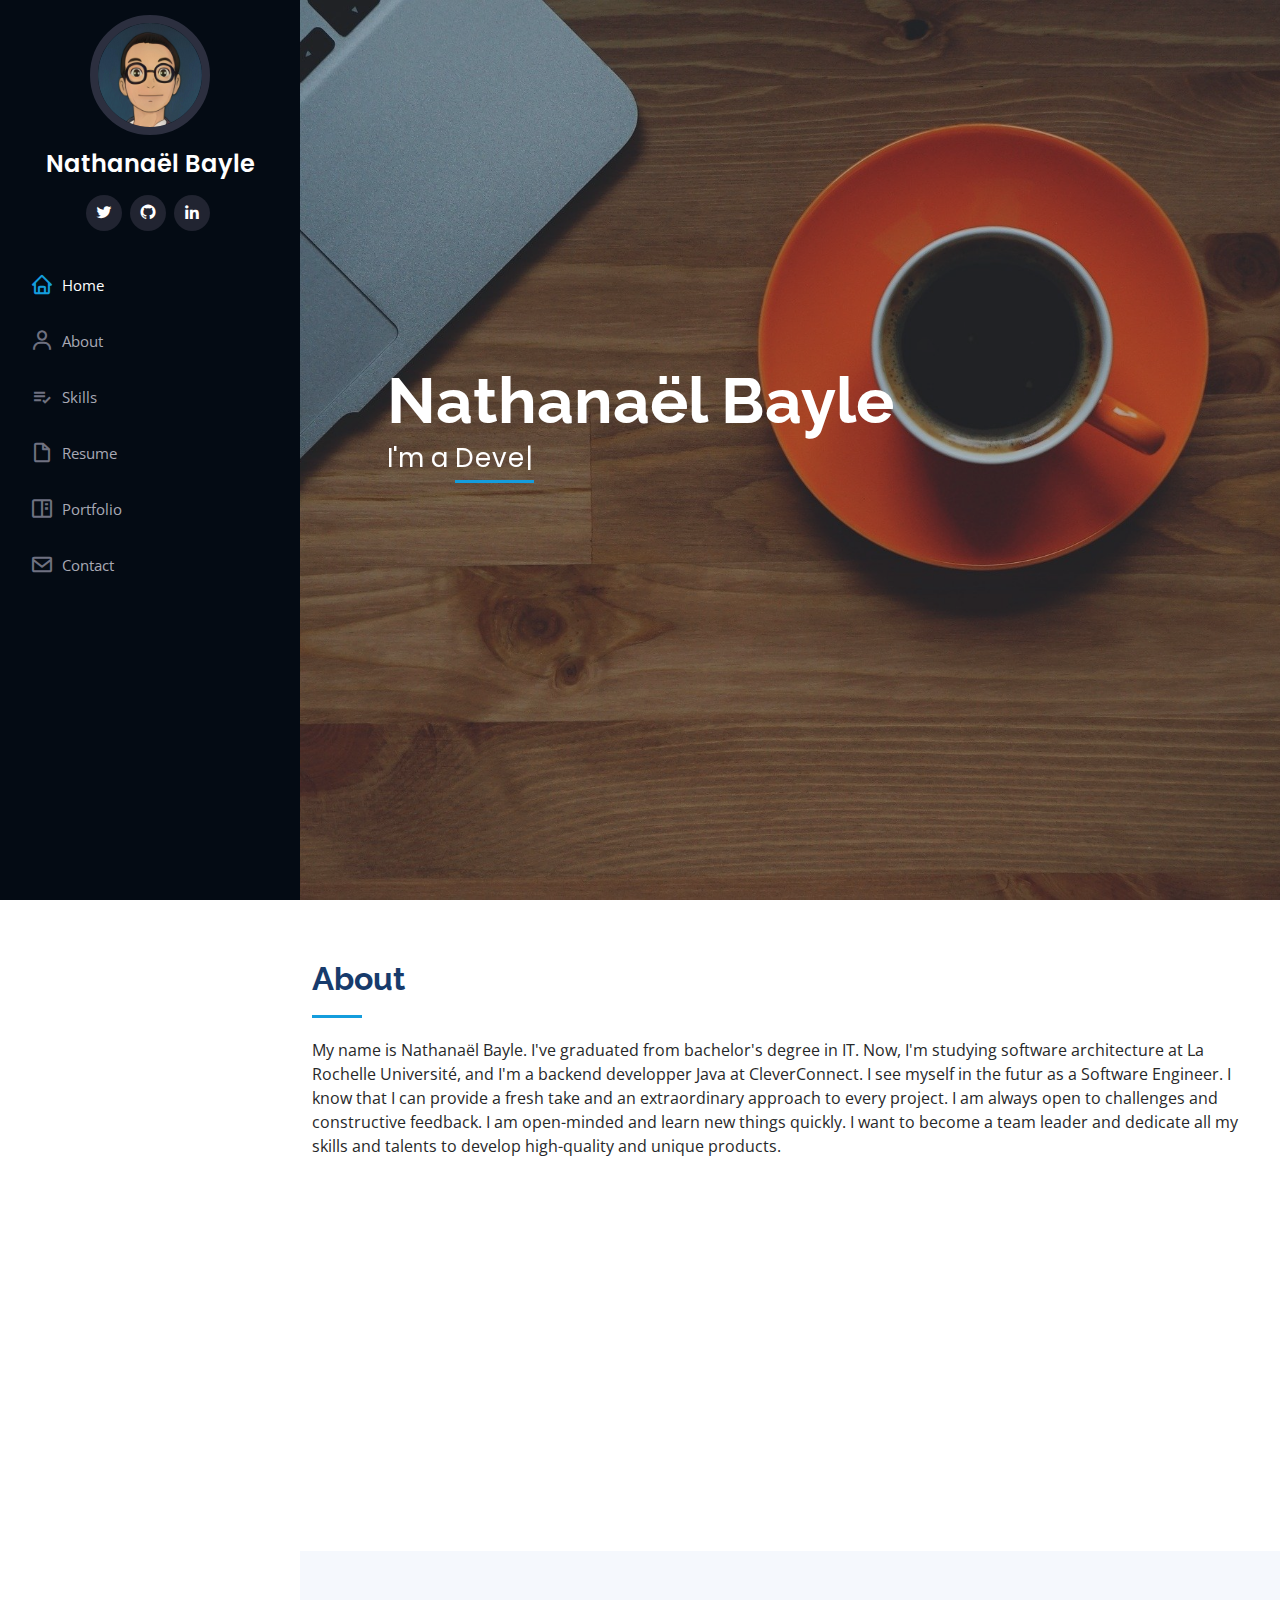
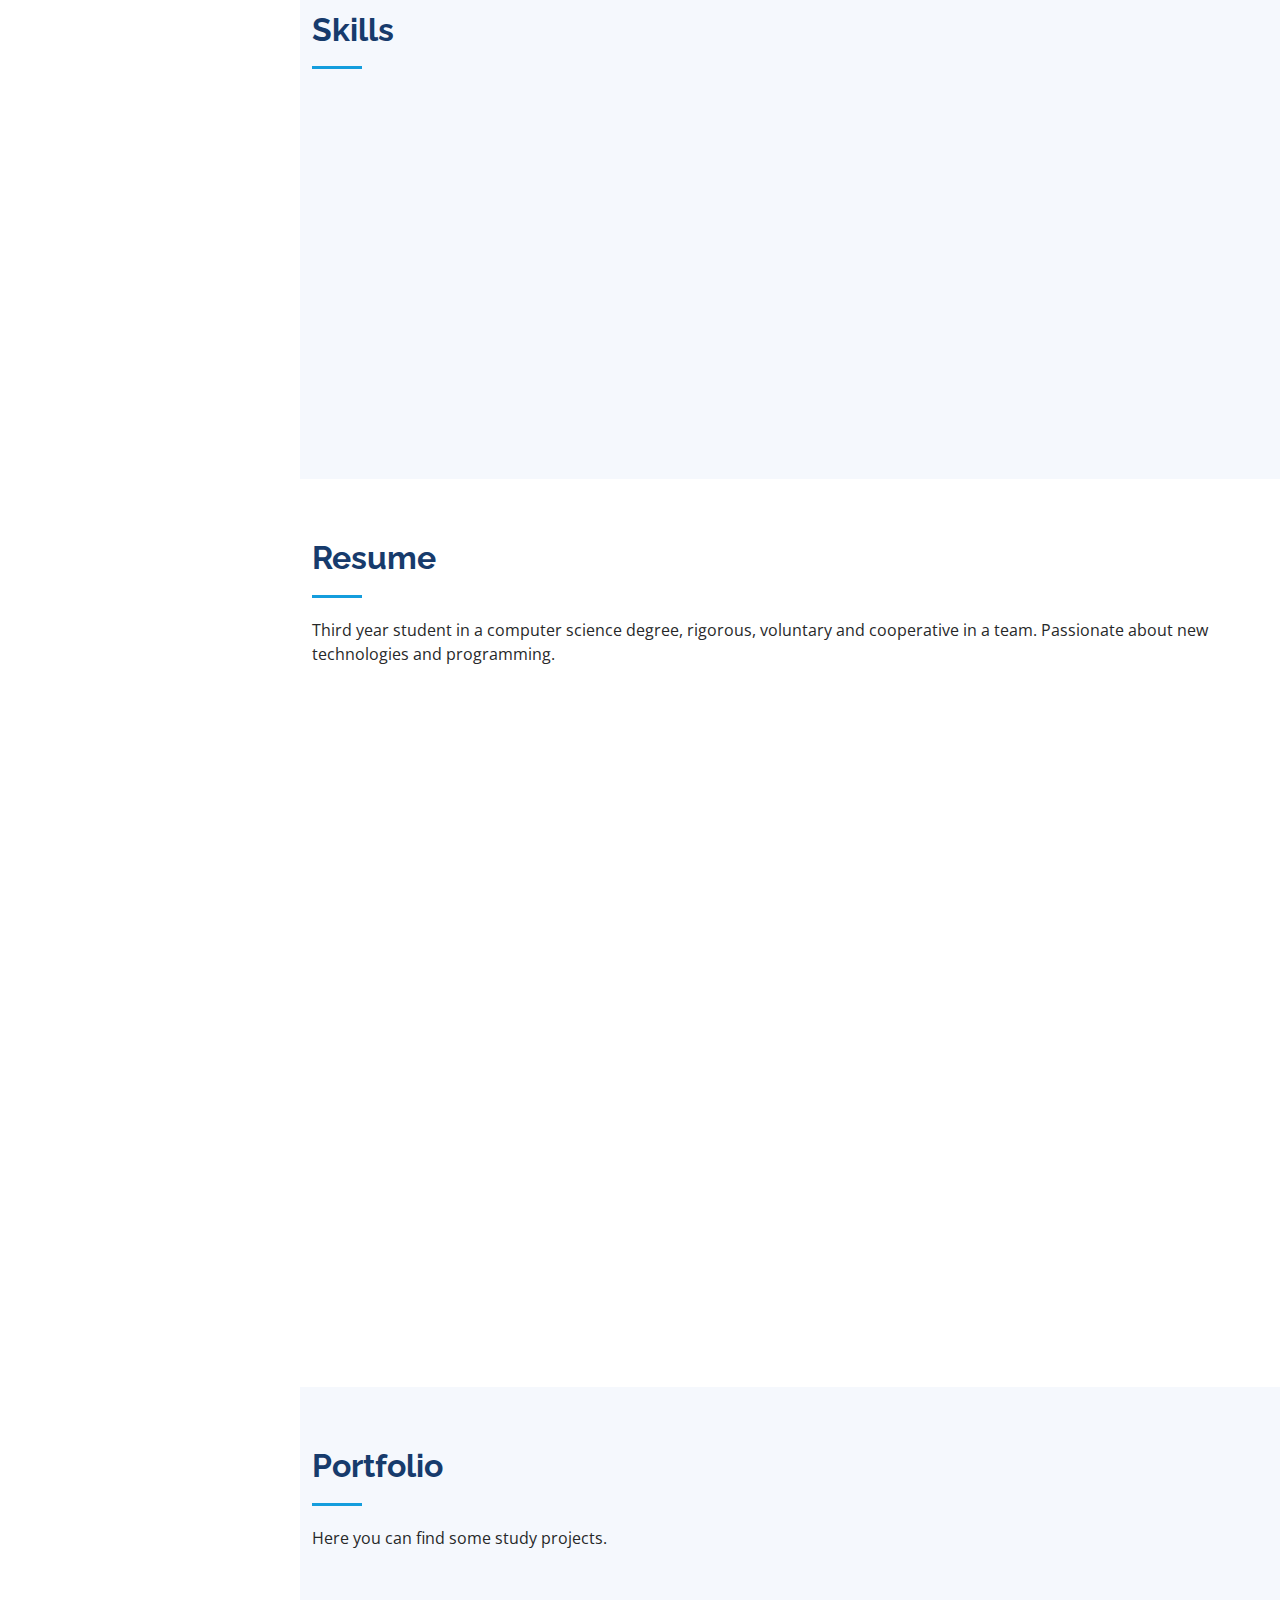
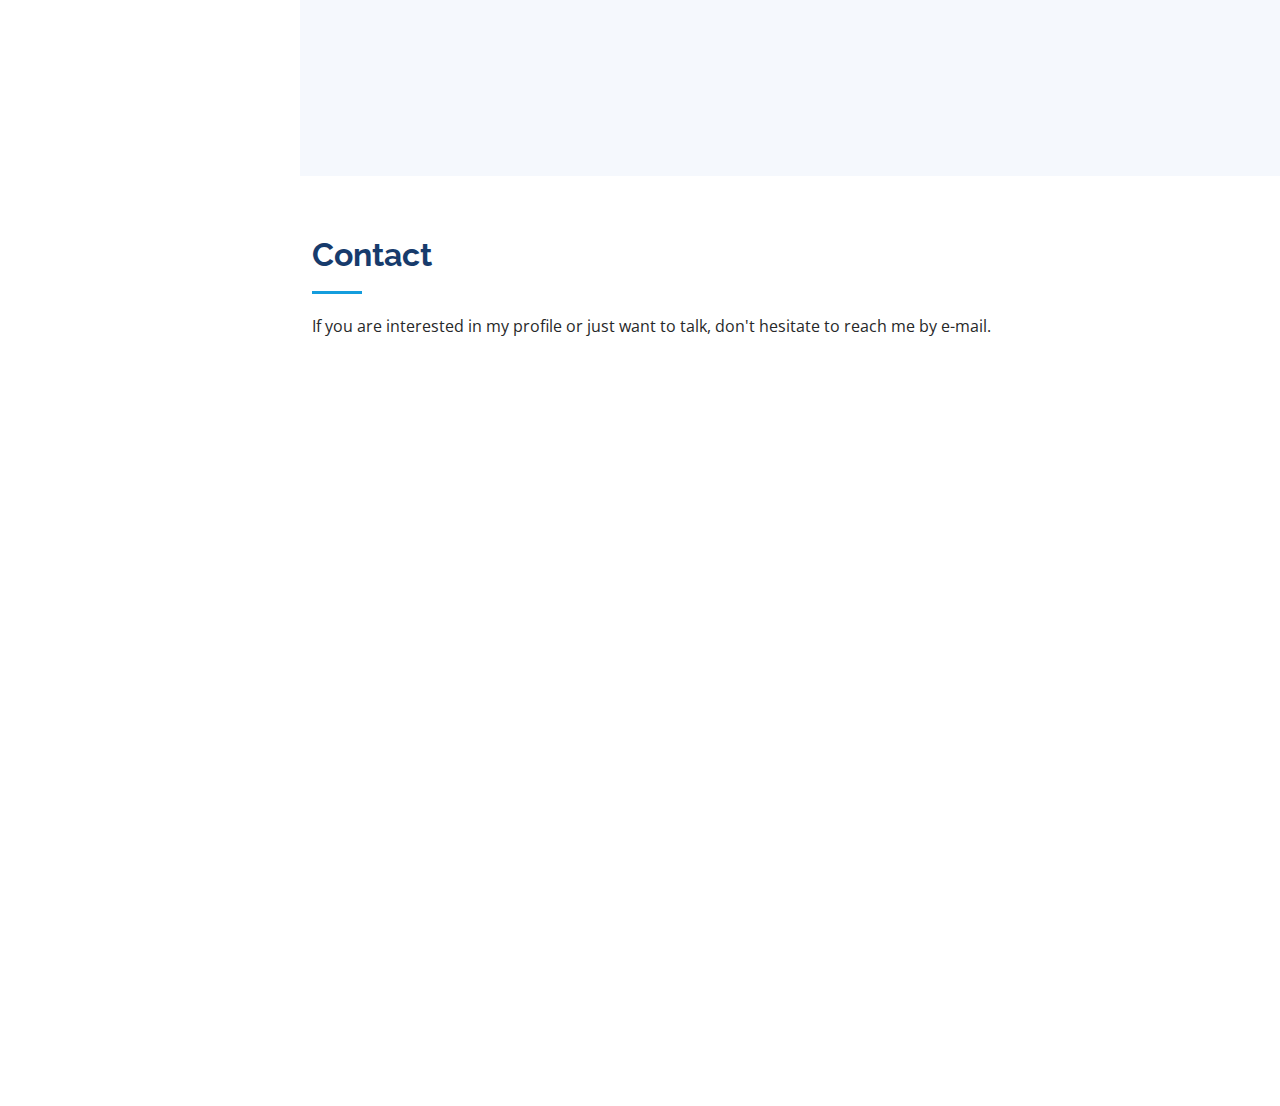
<file: index.html>
<!DOCTYPE html>
<html lang="en">

<head>
  <meta charset="utf-8">
  <meta content="width=device-width, initial-scale=1.0" name="viewport">
  <meta name="google-site-verification" content="KAlhAjDH96LgGq2QqBPxAzMohLzRq52JScmOXPBcFWo" />
  <title>Home</title>
  <meta content="" name="description">
  <meta content="" name="keywords">

  <!-- Favicons -->
  <link href="assets/img/favicon.png" rel="icon">

  <!-- Google Fonts -->
  <link href="https://fonts.googleapis.com/css?family=Open+Sans:300,300i,400,400i,600,600i,700,700i|Raleway:300,300i,400,400i,500,500i,600,600i,700,700i|Poppins:300,300i,400,400i,500,500i,600,600i,700,700i" rel="stylesheet">

  <!-- Vendor CSS Files -->
  <link href="assets/vendor/aos/aos.css" rel="stylesheet">
  <link href="assets/vendor/bootstrap/css/bootstrap.min.css" rel="stylesheet">
  <link href="assets/vendor/bootstrap-icons/bootstrap-icons.css" rel="stylesheet">
  <link href="assets/vendor/boxicons/css/boxicons.min.css" rel="stylesheet">
  <link href="assets/vendor/glightbox/css/glightbox.min.css" rel="stylesheet">
  <link href="assets/vendor/swiper/swiper-bundle.min.css" rel="stylesheet">

  <!-- Template Main CSS File -->
  <link href="assets/css/style.css" rel="stylesheet">
</head>

<body>

  <!-- ======= Mobile nav toggle button ======= -->
  <i class="bi bi-list mobile-nav-toggle d-xl-none"></i>

  <!-- ======= Header ======= -->
  <header id="header">
    <div class="d-flex flex-column">

      <div class="profile">
        <img src="assets/img/nat_ghibli.png" alt="" class="img-fluid rounded-circle">
        <h1 class="text-light"><a href="index.html">Nathanaël Bayle</a></h1>
        <div class="social-links mt-3 text-center">
          <a href="https://twitter.com/nathanaelbayle" class="twitter"><i class="bx bxl-twitter"></i></a>
          <a href="https://github.com/nathanaelbayle" class="github"><i class="bx bxl-github"></i></a>
          <a href="https://www.linkedin.com/in/nathanael-bayle/" class="linkedin"><i class="bx bxl-linkedin"></i></a>
        </div>
      </div>

      <nav id="navbar" class="nav-menu navbar">
        <ul>
          <li><a href="#hero" class="nav-link scrollto active"><i class="bx bx-home"></i> <span>Home</span></a></li>
          <li><a href="#about" class="nav-link scrollto"><i class="bx bx-user"></i> <span>About</span></a></li>
          <li><a href="#skills" class="nav-link scrollto"><i class="bx bx-list-check"></i> <span>Skills</span></a></li>
          <li><a href="#resume" class="nav-link scrollto"><i class="bx bx-file-blank"></i> <span>Resume</span></a></li>
          <li><a href="#portfolio" class="nav-link scrollto"><i class="bx bx-book-content"></i> <span>Portfolio</span></a></li>
          <li><a href="#contact" class="nav-link scrollto"><i class="bx bx-envelope"></i> <span>Contact</span></a></li>
        </ul>
      </nav><!-- .nav-menu -->
    </div>
  </header><!-- End Header -->

  <!-- ======= Hero Section ======= -->
  <section id="hero" class="d-flex flex-column justify-content-center align-items-center">
    <div class="hero-container" data-aos="fade-in">
      <h1>Nathanaël Bayle</h1>
      <p>I'm a <span class="typed" data-typed-items="Developer, Student, Software Engineer"></span></p>
    </div>
  </section><!-- End Hero -->

  <main id="main">

    <!-- ======= About Section ======= -->
    <section id="about" class="about">
      <div class="container">

        <div class="section-title">
          <h2>About</h2>
          <p>My name is Nathanaël Bayle. I've graduated from bachelor's degree in IT. Now, I'm studying software architecture at La Rochelle Université, and I'm a backend developper Java at CleverConnect. I see myself in the futur as a Software Engineer. I know that I can provide a fresh take and an extraordinary approach to every project. I am always open to challenges and constructive feedback. I am open-minded and learn new things quickly. I want to become a team leader and dedicate all my skills and talents to develop high-quality and unique products.</p>
        </div>

        <div class="row">
          <div class="col-lg-4" data-aos="fade-right">
            <img src="assets/img/profile.png" class="img-fluid" alt="">
          </div>
          <div class="col-lg-8 pt-4 pt-lg-0 content" data-aos="fade-left">
            <h3>Back-end Developer.</h3>
            <p class="fst-italic">

            </p>
            <div class="row">
              <div class="col-lg-6">
                <ul>
                  <li><i class="bi bi-chevron-right"></i> <strong>Birthday:</strong> <span>2 October 1999</span></li>
                  <li><i class="bi bi-chevron-right"></i> <strong>Phone:</strong> <span>+33 6 13 59 23 91</span></li>
                  <li><i class="bi bi-chevron-right"></i> <strong>City:</strong> <span>La Rochelle, France</span></li>
                </ul>
              </div>
              <div class="col-lg-6">
                <ul>
                  <li><i class="bi bi-chevron-right"></i> <strong>Age:</strong> <span>22</span></li>
                  <li><i class="bi bi-chevron-right"></i> <strong>Degree:</strong> <span>First year of master's degree</span></li>
                  <li><i class="bi bi-chevron-right"></i> <strong>Email:</strong> <span>nathanael.bayle@cleverconnect.com</span></li>
                </ul>
              </div>
            </div>
            <p></p>
            <p>
              I like to code things from scratch, and enjoy bringing ideas to life. </br>I'm highly skilled in algorithm and problem solving.
              <!-- TODO -->
            </p>
          </div>
        </div>

      </div>
    </section><!-- End About Section -->

    <section id="skills" class="skills section-bg">
      <div class="container">

        <div class="section-title">
          <h2>Skills</h2>
        </div>

        <div class="row skills-content">
          <div class="col-lg-6" data-aos="fade-up">
            <div class="progress">
              <span class="skill"><span class="latex">L<sup>a</sup>T<sub>e</sub>X</span> <i class="val">100%</i></span>
              <div class="progress-bar-wrap">
                <div class="progress-bar" role="progressbar" aria-valuenow="100" aria-valuemin="0" aria-valuemax="100"></div>
              </div>
            </div>

            <div class="progress">
              <span class="skill">Python <i class="val">85%</i></span>
              <div class="progress-bar-wrap">
                <div class="progress-bar" role="progressbar" aria-valuenow="85" aria-valuemin="0" aria-valuemax="100"></div>
              </div>
            </div>

            <div class="progress">
              <span class="skill">C/C++ <i class="val">75%</i></span>
              <div class="progress-bar-wrap">
                <div class="progress-bar" role="progressbar" aria-valuenow="75" aria-valuemin="0" aria-valuemax="100"></div>
              </div>
            </div>

            <div class="progress">
              <span class="skill">Oracle, MySQL <i class="val">75%</i></span>
              <div class="progress-bar-wrap">
                <div class="progress-bar" role="progressbar" aria-valuenow="75" aria-valuemin="0" aria-valuemax="100"></div>
              </div>
            </div>

            <div class="progress">
              <span class="skill">HTML/CSS <i class="val">70%</i></span>
              <div class="progress-bar-wrap">
                <div class="progress-bar" role="progressbar" aria-valuenow="70" aria-valuemin="0" aria-valuemax="100"></div>
              </div>
            </div>

          </div>

          <div class="col-lg-6" data-aos="fade-up" data-aos-delay="100">
            <div class="progress">
              <span class="skill">JAVA/JEE <i class="val">70%</i></span>
              <div class="progress-bar-wrap">
                <div class="progress-bar" role="progressbar" aria-valuenow="70" aria-valuemin="0" aria-valuemax="100"></div>
              </div>
            </div>

            <div class="progress">
              <span class="skill">JavaScript <i class="val">65%</i></span>
              <div class="progress-bar-wrap">
                <div class="progress-bar" role="progressbar" aria-valuenow="65" aria-valuemin="0" aria-valuemax="100"></div>
              </div>
            </div>

            <div class="progress">
              <span class="skill">Bash <i class="val">60%</i></span>
              <div class="progress-bar-wrap">
                <div class="progress-bar" role="progressbar" aria-valuenow="60" aria-valuemin="0" aria-valuemax="100"></div>
              </div>
            </div>

            <div class="progress">
              <span class="skill">Adobe <i class="val">60%</i></span>
              <div class="progress-bar-wrap">
                <div class="progress-bar" role="progressbar" aria-valuenow="60" aria-valuemin="0" aria-valuemax="100"></div>
              </div>
            </div>

            <div class="progress">
              <span class="skill">Haskell <i class="val">50%</i></span>
              <div class="progress-bar-wrap">
                <div class="progress-bar" role="progressbar" aria-valuenow="50" aria-valuemin="0" aria-valuemax="100"></div>
              </div>
            </div>

          </div>

        </div>

      </div>
    </section>
    <section id="resume" class="resume">
      <div class="container">

        <div class="section-title">
          <h2>Resume</h2>
          <p>Third year student in a computer science degree, rigorous, voluntary and cooperative in a team. Passionate about new technologies and programming.</p>
        </div>

        <div class="row">
          <div class="col-lg-6" data-aos="fade-up">
            <h3 class="resume-title">Education</h3>
            <div class="resume-item">
              <h4>Master of Software Architecte</h4>
              <h5>January 2021 - Jully 2021</h5>
              <p><em>Universitet I Bergen, Norway</em></p>
              <p>Erasmus exchange study in Norway. </p>
            </div>
            <div class="resume-item">
              <h4>Bachelor of Science in Information Technology</h4>
              <h5>2017 - 2021</h5>
              <p><em>Université Clermont Auvergne, France</em></p>
              <p>During the three years of training, the theoretical courses allowed me to progressively move towards more practical exercises in the acquisition of skills. I learned how to develop and design applications, programming and algorithms through scientific teachings.</p>
            </div>
          </div>

          <div class="col-lg-6" data-aos="fade-up" data-aos-delay="100">
            <h3 class="resume-title">Professional Experience</h3>
            <div class="resume-item">
              <h4>Multi-skilled employee in a fast-food restaurant</h4>
              <h5>2017 - 2020</h5>
              <p><em>Burger King, Aubière, France </em></p>
              <ul>
                <li>In the kitchen, participate in the preparation of orders following the protocol and recipes previously defined.</li>
                <li>At the counter (cashier), welcome customers, take orders, collect the cooked dishes and give them to the customers, ensure the cashing.</li>
                <li>In the dining room, keep the room clean, regularly change the garbage cans and supervise the cleanliness of the premises.</li>
              </ul>
            </div>
            <div class="resume-item">
              <h4>E-commerce and entrepreneurship training</h4>
              <h5>Jully 2018</h5>
              <p><em>Google Numeric Workshop</em></p>
              <ul>
                <li>I've learnt the fundamentals of digital marketing, and how grow my career.</li>
              </ul>
            </div>
          </div>
        </div>

      </div>
    </section>


    <section id="portfolio" class="portfolio section-bg">
      <div class="container">

        <div class="section-title">
          <h2>Portfolio</h2>
          <p>Here you can find some study projects.</p>
        </div>

        <div class="row" data-aos="fade-up">
          <div class="col-lg-12 d-flex justify-content-center">
            <ul id="portfolio-flters">
              <li data-filter="*" class="filter-active">All</li>
              <li data-filter=".filter-app">Programming</li>
              <li data-filter=".filter-card">Mathematics</li>
              <li data-filter=".filter-web">Learning</li>
            </ul>
          </div>
        </div>

        <div class="row portfolio-container" data-aos="fade-up" data-aos-delay="100">


          <div class="col-lg-4 col-md-6 portfolio-item filter-app">
            <div class="portfolio-wrap">
              <script src="https://cdn.lordicon.com//libs/frhvbuzj/lord-icon-2.0.2.js"></script>
              <lord-icon
                  src="https://cdn.lordicon.com//kkwzhxjj.json"
                  trigger="hover"
                  colors="primary:#121331,secondary:#16a9c7"
                  style="width:250px;height:250px">
              </lord-icon>
              <div class="portfolio-links">
                <a href="assets/content/portfolio-details-java.html" title="More Details"><i class="bx bx-link"></i></a>
              </div>
            </div>
          </div>
          <div class="col-lg-4 col-md-6 portfolio-item filter-app">
            <div class="portfolio-wrap">
              <script src="https://cdn.lordicon.com//libs/frhvbuzj/lord-icon-2.0.2.js"></script>
              <lord-icon
                  src="https://cdn.lordicon.com//bkqtuigh.json"
                  trigger="hover"
                  colors="primary:#121331,secondary:#16a9c7"
                  style="width:250px;height:250px">
              </lord-icon>
              <div class="portfolio-links">
                <a href="assets/content/portfolio-details-python.html" title="More Details"><i class="bx bx-link"></i></a>
              </div>
            </div>
          </div>
    
          <div class="col-lg-4 col-md-6 portfolio-item filter-card">
            <div class="portfolio-wrap">
            <script src="https://cdn.lordicon.com//libs/frhvbuzj/lord-icon-2.0.2.js"></script>
            <lord-icon
                src="https://cdn.lordicon.com//wxnxiano.json"
                trigger="morph"
                colors="primary:#121331,secondary:#16a9c7"
                style="width:250px;height:250px">
            </lord-icon>
              <div class="portfolio-links">
                <a href="assets/content/portfolio-details.html" title="More Details"><i class="bx bx-link"></i></a>
              </div>
            </div>
          </div>
          <div class="col-lg-4 col-md-6 portfolio-item filter-card">
            <div class="portfolio-wrap">
              <script src="https://cdn.lordicon.com//libs/frhvbuzj/lord-icon-2.0.2.js"></script>
              <lord-icon
                  src="https://cdn.lordicon.com//nobciafz.json"
                  trigger="hover"
                  colors="primary:#121331,secondary:#16a9c7"
                  style="width:250px;height:250px">
              </lord-icon>
              <div class="portfolio-links">
                <a href="assets/content/portfolio-details.html" title="More Details"><i class="bx bx-link"></i></a>
              </div>
            </div>
          </div>

         
          <div class="col-lg-4 col-md-6 portfolio-item filter-web">
            <div class="portfolio-wrap">
              <script src="https://cdn.lordicon.com//libs/frhvbuzj/lord-icon-2.0.2.js"></script>
              <lord-icon
                  src="https://cdn.lordicon.com//ribdawhq.json"
                  trigger="hover"
                  colors="primary:#121331,secondary:#16a9c7"
                  style="width:250px;height:250px">
              </lord-icon>
              <div class="portfolio-links">
                <a href="assets/content/portfolio-details.html" title="More Details"><i class="bx bx-link"></i></a>
              </div>
            </div>
          </div>

          <div class="col-lg-4 col-md-6 portfolio-item filter-web">
            <div class="portfolio-wrap">
              <script src="https://cdn.lordicon.com//libs/frhvbuzj/lord-icon-2.0.2.js"></script>
              <lord-icon
                  src="https://cdn.lordicon.com//vixtkkbk.json"
                  trigger="hover"
                  colors="primary:#121331,secondary:#16a9c7"
                  style="width:250px;height:250px">
              </lord-icon>
              <div class="portfolio-links">
                <a href="assets/content/portfolio-details-photo.html" title="More Details"><i class="bx bx-link"></i></a>
              </div>
            </div>
          </div>
        </div>

      </div>
    </section>


    <section id="contact" class="contact">
      <div class="container">

        <div class="section-title">
          <h2>Contact</h2>
          <p>If you are interested in my profile or just want to talk, don't hesitate to reach me by e-mail.</p>
        </div>

        <div class="row" data-aos="fade-in">
          <div class="info">
            <div class="address">
              <i class="bi bi-geo-alt"></i>
              <h4>Location:</h4>
              <p>La Rochelle, France</p>
            </div>

            <div class="email">
              <i class="bi bi-envelope"></i>
              <h4>Email:</h4>
              <p>nathanael.bayle0@gmail.com</p>
            </div>

            <div class="phone">
              <i class="bi bi-phone"></i>
              <h4>Call:</h4>
              <p>+33 6 13 59 23 91</p>
            </div>
            <iframe src="https://www.google.com/maps/embed?pb=!1m18!1m12!1m3!1d2763.8939988005523!2d-1.1590296844193386!3d46.152856879115056!2m3!1f0!2f0!3f0!3m2!1i1024!2i768!4f13.1!3m3!1m2!1s0x480153b91abec1ab%3A0xaff111461bafd476!2sCleverConnect!5e0!3m2!1sfr!2sfr!4v1630596185760!5m2!1sfr!2sfr" frameborder="0" style="border:0; width: 100%; height: 290px;" allowfullscreen></iframe>
            <!-- <iframe src="https://www.google.com/maps/embed?pb=!1m18!1m12!1m3!1d3321.292213489591!2d-1.1178544732235969!3d46.1413319087678!2m3!1f0!2f0!3f0!3m2!1i1024!2i768!4f13.1!3m3!1m2!1s0x480152114308fe95%3A0x1f7bdc5338f64cec!2sRue%20des%20Cottes%20Mailles%2C%2017440%20Aytr%C3%A9!5e0!3m2!1sfr!2sfr!4v1626705918469!5m2!1sfr!2sfr" frameborder="0" style="border:0; width: 100%; height: 290px;" allowfullscreen></iframe> -->
          </div>
        </div>
      </div>
    </section>

  </main>

  <a href="#" class="back-to-top d-flex align-items-center justify-content-center"><i class="bi bi-arrow-up-short"></i></a>

  <!-- Vendor JS Files -->
  <script src="assets/vendor/aos/aos.js"></script>
  <script src="assets/vendor/bootstrap/js/bootstrap.bundle.min.js"></script>
  <script src="assets/vendor/glightbox/js/glightbox.min.js"></script>
  <script src="assets/vendor/isotope-layout/isotope.pkgd.min.js"></script>
  <script src="assets/vendor/php-email-form/validate.js"></script>
  <script src="assets/vendor/purecounter/purecounter.js"></script>
  <script src="assets/vendor/swiper/swiper-bundle.min.js"></script>
  <script src="assets/vendor/typed.js/typed.min.js"></script>
  <script src="assets/vendor/waypoints/noframework.waypoints.js"></script>

  <!-- Template Main JS File -->
  <script src="assets/js/main.js"></script>

</body>

</html>
</file>
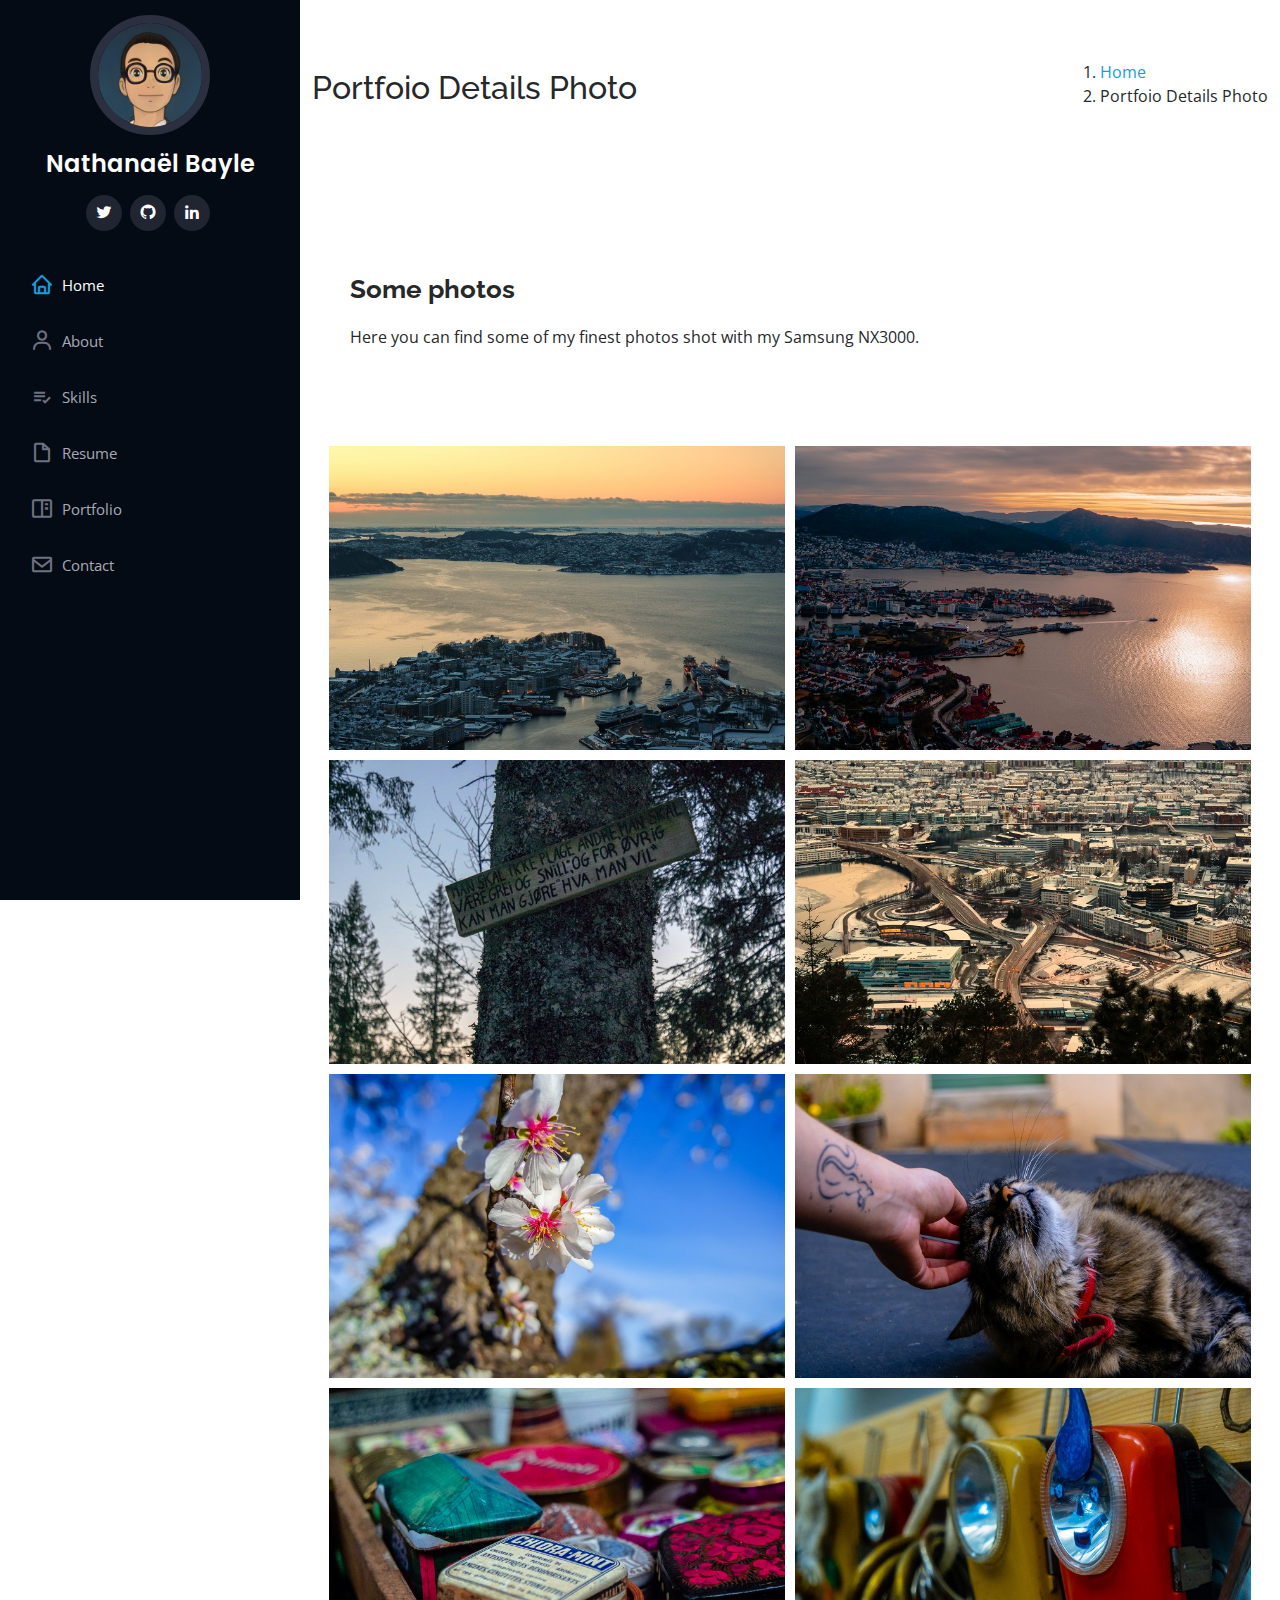
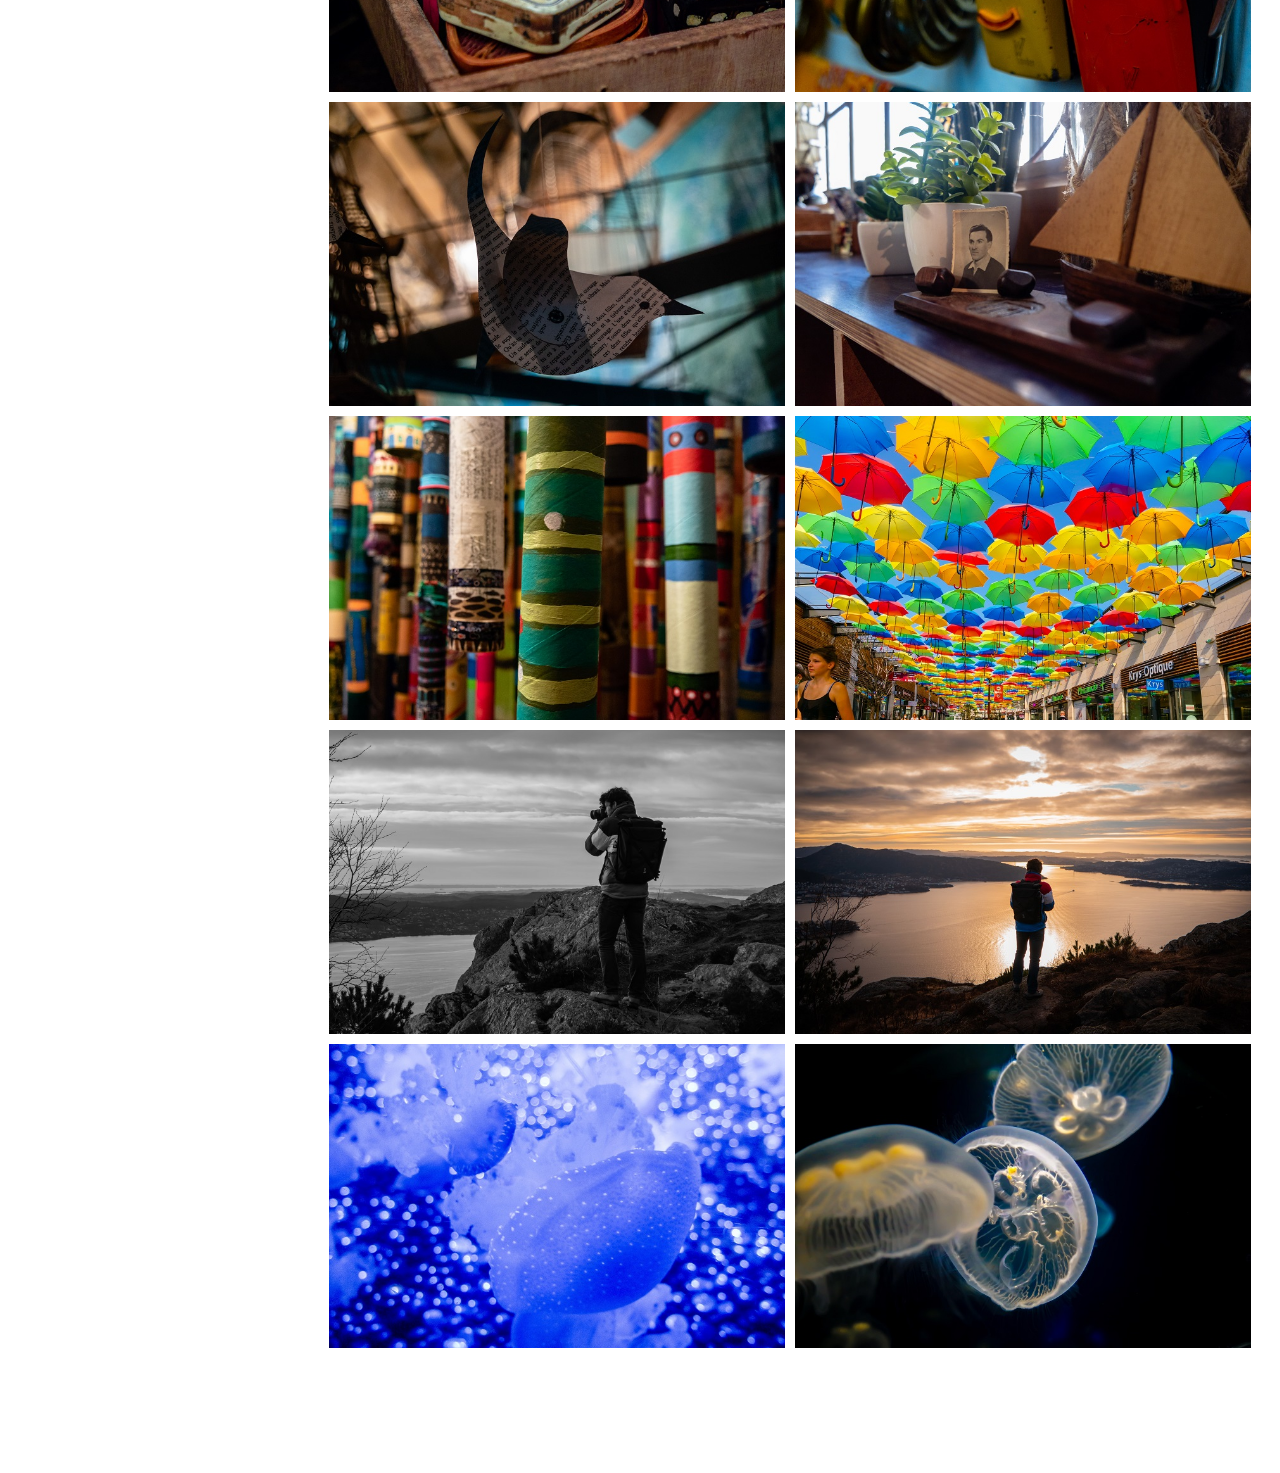
<file: assets/content/portfolio-details-photo.html>
<!DOCTYPE html>
<html lang="en">

<head>
  <meta charset="utf-8">
  <meta content="width=device-width, initial-scale=1.0" name="viewport">

  <title>Portfolio Details</title>
  <meta content="" name="description">
  <meta content="" name="keywords">

  <!-- Favicons -->
  <link href="../img/favicon.png" rel="icon">
  <link href="../img/apple-touch-icon.png" rel="apple-touch-icon">

  <!-- Google Fonts -->
  <link href="https://fonts.googleapis.com/css?family=Open+Sans:300,300i,400,400i,600,600i,700,700i|Raleway:300,300i,400,400i,500,500i,600,600i,700,700i|Poppins:300,300i,400,400i,500,500i,600,600i,700,700i" rel="stylesheet">

  <!-- Vendor CSS Files -->
  <link href="../vendor/aos/aos.css" rel="stylesheet">
  <link href="../vendor/bootstrap/css/bootstrap.min.css" rel="stylesheet">
  <link href="../vendor/boxicons/css/boxicons.min.css" rel="stylesheet">
  <link href="../vendor/bootstrap-icons/bootstrap-icons.css" rel="stylesheet">
  <link href="../vendor/glightbox/css/glightbox.min.css" rel="stylesheet">
  <link href="../vendor/swiper/swiper-bundle.min.css" rel="stylesheet">

  <!-- Template Main CSS File -->
  <link href="../css/style.css" rel="stylesheet">
  <link href="../css/photo-style.css" rel="stylesheet">
</head>

<body>

  <!-- ======= Mobile nav toggle button ======= -->
  <i class="bi bi-list mobile-nav-toggle d-xl-none"></i>

  <!-- ======= Header ======= -->
  <header id="header">
    <div class="d-flex flex-column">

        <div class="profile">
          <img src="../img/nat_ghibli.png" alt="" class="img-fluid rounded-circle">
          <h1 class="text-light"><a href="index.html">Nathanaël Bayle</a></h1>
          <div class="social-links mt-3 text-center">
            <a href="https://twitter.com/nathanaelbayle" class="twitter"><i class="bx bxl-twitter"></i></a>
            <a href="https://github.com/nathanaelbayle" class="github"><i class="bx bxl-github"></i></a>
            <a href="https://www.linkedin.com/in/nathanael-bayle/" class="linkedin"><i class="bx bxl-linkedin"></i></a>
          </div>
        </div>

        <nav id="navbar" class="nav-menu navbar">
          <ul>
            <li><a href="../../index.html" class="nav-link scrollto active"><i class="bx bx-home"></i> <span>Home</span></a></li>
            <li><a href="../../index.html#about" class="nav-link scrollto"><i class="bx bx-user"></i> <span>About</span></a></li>
            <li><a href="../../index.html#skills" class="nav-link scrollto"><i class="bx bx-list-check"></i> <span>Skills</span></a></li>
            <li><a href="../../index.html#resume" class="nav-link scrollto"><i class="bx bx-file-blank"></i> <span>Resume</span></a></li>
            <li><a href="../../index.html#portfolio" class="nav-link scrollto"><i class="bx bx-book-content"></i> <span>Portfolio</span></a></li>
            <li><a href="../../index.html#contact" class="nav-link scrollto"><i class="bx bx-envelope"></i> <span>Contact</span></a></li>
          </ul>
        </nav><!-- .nav-menu -->
      </div>
  </header><!-- End Header -->

  <main id="main">

    <!-- ======= Breadcrumbs ======= -->
    <section id="breadcrumbs" class="breadcrumbs">
      <div class="container">

        <div class="d-flex justify-content-between align-items-center">
          <h2>Portfoio Details Photo</h2>
          <ol>
            <li><a href="../../index.html">Home</a></li>
            <li>Portfoio Details Photo</li>
          </ol>
        </div>

      </div>
    </section><!-- End Breadcrumbs -->

    <!-- ======= Portfolio Details Section ======= -->
    <section id="portfolio-details" class="portfolio-details">
      <div class="container">
        <div class="row gy-4">
            <div class="portfolio-description">
              <h2>Some photos </h2>
              <p>
                Here you can find some of my finest photos shot with my Samsung NX3000.
              </p>
            </div>
        </div>

        <section class="gallery">
          <div class="container">
              <div class="column-xs-12 column-md-4">
                <figure class="img-container">
                  <img src="../img/portfolio/photo/SAM_2330.jpg" />
                </figure>
              </div>
              <div class="column-xs-12 column-md-4">
                <figure class="img-container">
                  <img src="../img/portfolio/photo/SAM_2393.jpg" />
                </figure>
              </div>
              <div class="column-xs-12 column-md-4">
                <figure class="img-container">
                  <img src="../img/portfolio/photo/SAM_2294.jpg" />
                </figure>
              </div>
              <div class="column-xs-12 column-md-4">
                <figure class="img-container">
                  <img src="../img/portfolio/photo/SAM_2327.jpg" />
                </figure>
              </div>
              <div class="column-xs-12 column-md-4">
                <figure class="img-container">
                  <img src="../img/portfolio/photo/SAM_0033.jpg" />
                </figure>
              </div>
              <div class="column-xs-12 column-md-4">
                <figure class="img-container">
                  <img src="../img/portfolio/photo/SAM_1503.jpg" />
                </figure>
              </div>
              <div class="column-xs-12 column-md-4">
                <figure class="img-container">
                  <img src="../img/portfolio/photo/SAM_1744.jpg" />
                </figure>
              </div>
              <div class="column-xs-12 column-md-4">
                <figure class="img-container">
                  <img src="../img/portfolio/photo/SAM_1747.jpg" />
                </figure>
              </div>
              <div class="column-xs-12 column-md-4">
                <figure class="img-container">
                  <img src="../img/portfolio/photo/SAM_1756.jpg" />
                </figure>
              </div>
              <div class="column-xs-12 column-md-4">
                <figure class="img-container">
                  <img src="../img/portfolio/photo/SAM_1773.jpg" />
                </figure>
              </div>
              <div class="column-xs-12 column-md-4">
                <figure class="img-container">
                  <img src="../img/portfolio/photo/SAM_1761.jpg" />
                </figure>
              </div>
              <div class="column-xs-12 column-md-4">
                <figure class="img-container">
                  <img src="../img/portfolio/photo/SAM_1780.jpg" />
                </figure>
              </div>
              <div class="column-xs-12 column-md-4">
                <figure class="img-container">
                  <img src="../img/portfolio/photo/SAM_2434.jpg" />
                </figure>
              </div>
              <div class="column-xs-12 column-md-4">
                <figure class="img-container">
                  <img src="../img/portfolio/photo/SAM_2435.jpg" />
                </figure>
              </div>
              <div class="column-xs-12 column-md-4">
                <figure class="img-container">
                  <img src="../img/portfolio/photo/SAM_0184.jpg" />
                </figure>
              </div>
              <div class="column-xs-12 column-md-4">
                <figure class="img-container">
                  <img src="../img/portfolio/photo/SAM_0190.jpg" />
                </figure>
              </div>
          </div>
        </section>
      </div>
    </section><!-- End Portfolio Details Section -->

  </main><!-- End #main -->



  <a href="#" class="back-to-top d-flex align-items-center justify-content-center"><i class="bi bi-arrow-up-short"></i></a>

  <!-- Vendor JS Files -->
  <script src="../vendor/aos/aos.js"></script>
  <script src="../vendor/bootstrap/js/bootstrap.bundle.min.js"></script>
  <script src="../vendor/glightbox/js/glightbox.min.js"></script>
  <script src="../vendor/isotope-layout/isotope.pkgd.min.js"></script>
  <script src="../vendor/php-email-form/validate.js"></script>
  <script src="../vendor/purecounter/purecounter.js"></script>
  <script src="../vendor/swiper/swiper-bundle.min.js"></script>
  <script src="../vendor/typed.js/typed.min.js"></script>
  <script src="../vendor/waypoints/noframework.waypoints.js"></script>

  <!-- Template Main JS File -->
  <script src="../js/main.js"></script>
</body>

</html>
</file>
<file: assets/css/style.css>
/*--------------------------------------------------------------
# General
--------------------------------------------------------------*/
body {
  font-family: "Open Sans", sans-serif;
  color: #272829;
}

a {
  color: #149ddd;
  text-decoration: none;
}

a:hover {
  color: #37b3ed;
  text-decoration: none;
}

h1, h2, h3, h4, h5, h6 {
  font-family: "Raleway", sans-serif;
}

/*--------------------------------------------------------------
# Back to top button
--------------------------------------------------------------*/
.back-to-top {
  position: fixed;
  visibility: hidden;
  opacity: 0;
  right: 15px;
  bottom: 15px;
  z-index: 996;
  background: #149ddd;
  width: 40px;
  height: 40px;
  border-radius: 50px;
  transition: all 0.4s;
}

.back-to-top i {
  font-size: 28px;
  color: #fff;
  line-height: 0;
}

.back-to-top:hover {
  background: #2eafec;
  color: #fff;
}

.back-to-top.active {
  visibility: visible;
  opacity: 1;
}

/*--------------------------------------------------------------
# Header
--------------------------------------------------------------*/
#header {
  position: fixed;
  top: 0;
  left: 0;
  bottom: 0;
  width: 300px;
  transition: all ease-in-out 0.5s;
  z-index: 9997;
  transition: all 0.5s;
  padding: 0 15px;
  background: #040b14;
  overflow-y: auto;
}

#header .profile img {
  margin: 15px auto;
  display: block;
  width: 120px;
  border: 8px solid #2c2f3f;
}

#header .profile h1 {
  font-size: 24px;
  margin: 0;
  padding: 0;
  font-weight: 600;
  -moz-text-align-last: center;
  text-align-last: center;
  font-family: "Poppins", sans-serif;
}

#header .profile h1 a, #header .profile h1 a:hover {
  color: #fff;
  text-decoration: none;
}

#header .profile .social-links a {
  font-size: 18px;
  display: inline-block;
  background: #212431;
  color: #fff;
  line-height: 1;
  padding: 8px 0;
  margin-right: 4px;
  border-radius: 50%;
  text-align: center;
  width: 36px;
  height: 36px;
  transition: 0.3s;
}

#header .profile .social-links a:hover {
  background: #149ddd;
  color: #fff;
  text-decoration: none;
}

#main {
  margin-left: 300px;
}

@media (max-width: 1199px) {
  #header {
    left: -300px;
  }
  #main {
    margin-left: 0;
  }
}

/*--------------------------------------------------------------
# Navigation Menu
--------------------------------------------------------------*/
/* Desktop Navigation */
.nav-menu {
  padding: 30px 0 0 0;
}

.nav-menu * {
  margin: 0;
  padding: 0;
  list-style: none;
}

.nav-menu > ul > li {
  position: relative;
  white-space: nowrap;
}

.nav-menu a {
  display: flex;
  align-items: center;
  color: #a8a9b4;
  padding: 12px 15px;
  margin-bottom: 8px;
  transition: 0.3s;
  font-size: 15px;
}

.nav-menu a i {
  font-size: 24px;
  padding-right: 8px;
  color: #6f7180;
}

.nav-menu a:hover, .nav-menu .active, .nav-menu li:hover > a {
  text-decoration: none;
  color: #fff;
}

.nav-menu a:hover i, .nav-menu .active i, .nav-menu li:hover > a i {
  color: #149ddd;
}

/* Mobile Navigation */
.mobile-nav-toggle {
  position: fixed;
  right: 15px;
  top: 15px;
  z-index: 9998;
  border: 0;
  font-size: 24px;
  transition: all 0.4s;
  outline: none !important;
  background-color: #149ddd;
  color: #fff;
  width: 40px;
  height: 40px;
  display: inline-flex;
  align-items: center;
  justify-content: center;
  line-height: 0;
  border-radius: 50px;
  cursor: pointer;
}

.mobile-nav-active {
  overflow: hidden;
}

.mobile-nav-active #header {
  left: 0;
}

/*--------------------------------------------------------------
# Hero Section
--------------------------------------------------------------*/
#hero {
  width: 100%;
  height: 100vh;
  background: url("../img/bkg.jpg") top center;
  background-size: cover;
}

#hero:before {
  content: "";
  background: rgba(5, 13, 24, 0.3);
  position: absolute;
  bottom: 0;
  top: 0;
  left: 0;
  right: 0;
  z-index: 1;
}

#hero .hero-container {
  position: relative;
  z-index: 2;
  min-width: 300px;
}

#hero h1 {
  margin: 0 0 10px 0;
  font-size: 64px;
  font-weight: 700;
  line-height: 56px;
  color: #fff;
}

#hero p {
  color: #fff;
  margin-bottom: 50px;
  font-size: 26px;
  font-family: "Poppins", sans-serif;
}

#hero p span {
  color: #fff;
  padding-bottom: 4px;
  letter-spacing: 1px;
  border-bottom: 3px solid #149ddd;
}

@media (min-width: 1024px) {
  #hero {
    background-attachment: fixed;
  }
}

@media (max-width: 768px) {
  #hero h1 {
    font-size: 28px;
    line-height: 36px;
  }
  #hero h2 {
    font-size: 18px;
    line-height: 24px;
    margin-bottom: 30px;
  }
}

/*--------------------------------------------------------------
# Sections General
--------------------------------------------------------------*/
section {
  padding: 60px 0;
  overflow: hidden;
}

.section-bg {
  background: #f5f8fd;
}

.section-title {
  padding-bottom: 30px;
}

.section-title h2 {
  font-size: 32px;
  font-weight: bold;
  margin-bottom: 20px;
  padding-bottom: 20px;
  position: relative;
  color: #173b6c;
}

.section-title h2::after {
  content: '';
  position: absolute;
  display: block;
  width: 50px;
  height: 3px;
  background: #149ddd;
  bottom: 0;
  left: 0;
}

.section-title p {
  margin-bottom: 0;
}

/*--------------------------------------------------------------
# About
--------------------------------------------------------------*/
.about .content h3 {
  font-weight: 700;
  font-size: 26px;
  color: #173b6c;
}

.about .content ul {
  list-style: none;
  padding: 0;
}

.about .content ul li {
  margin-bottom: 20px;
  display: flex;
  align-items: center;
}

.about .content ul strong {
  margin-right: 10px;
}

.about .content ul i {
  font-size: 16px;
  margin-right: 5px;
  color: #149ddd;
  line-height: 0;
}

.about .content p:last-child {
  margin-bottom: 0;
}


/*--------------------------------------------------------------
# Akills
--------------------------------------------------------------*/
.skills .progress {
  height: 60px;
  display: block;
  background: none;
  border-radius: 0;
}

.skills .progress .skill {
  padding: 0;
  margin: 0 0 6px 0;
  text-transform: uppercase;
  display: block;
  font-weight: 600;
  font-family: "Poppins", sans-serif;
  color: #050d18;
}

.skills .progress .skill .val {
  float: right;
  font-style: normal;
}

.skills .progress-bar-wrap {
  background: #dce8f8;
  height: 10px;
}

.skills .progress-bar {
  width: 1px;
  height: 10px;
  transition: .9s;
  background-color: #149ddd;
}

/*--------------------------------------------------------------
# Resume
--------------------------------------------------------------*/
.resume .resume-title {
  font-size: 26px;
  font-weight: 700;
  margin-top: 20px;
  margin-bottom: 20px;
  color: #050d18;
}

.resume .resume-item {
  padding: 0 0 20px 20px;
  margin-top: -2px;
  border-left: 2px solid #1f5297;
  position: relative;
}

.resume .resume-item h4 {
  line-height: 18px;
  font-size: 18px;
  font-weight: 600;
  text-transform: uppercase;
  font-family: "Poppins", sans-serif;
  color: #050d18;
  margin-bottom: 10px;
}

.resume .resume-item h5 {
  font-size: 16px;
  background: #e4edf9;
  padding: 5px 15px;
  display: inline-block;
  font-weight: 600;
  margin-bottom: 10px;
}

.resume .resume-item ul {
  padding-left: 20px;
}

.resume .resume-item ul li {
  padding-bottom: 10px;
}

.resume .resume-item:last-child {
  padding-bottom: 0;
}

.resume .resume-item::before {
  content: "";
  position: absolute;
  width: 16px;
  height: 16px;
  border-radius: 50px;
  left: -9px;
  top: 0;
  background: #fff;
  border: 2px solid #1f5297;
}

/*--------------------------------------------------------------
# Portfolio
--------------------------------------------------------------*/
.portfolio .portfolio-item {
  margin-bottom: 30px;
}

.portfolio #portfolio-flters {
  padding: 0;
  margin: 0 auto 35px auto;
  list-style: none;
  text-align: center;
  background: #fff;
  border-radius: 50px;
  padding: 2px 15px;
}

.portfolio #portfolio-flters li {
  cursor: pointer;
  display: inline-block;
  padding: 10px 15px 8px 15px;
  font-size: 14px;
  font-weight: 600;
  line-height: 1;
  text-transform: uppercase;
  color: #272829;
  margin-bottom: 5px;
  transition: all 0.3s ease-in-out;
}

.portfolio #portfolio-flters li:hover, .portfolio #portfolio-flters li.filter-active {
  color: #149ddd;
}

.portfolio #portfolio-flters li:last-child {
  margin-right: 0;
}

.portfolio .portfolio-wrap {
  transition: 0.3s;
  text-align: center;
  position: relative;
  overflow: hidden;
  z-index: 1;
}

.portfolio .portfolio-wrap::before {
  content: "";
  background: rgba(255, 255, 255, 0.5);
  position: absolute;
  left: 0;
  right: 0;
  top: 0;
  bottom: 0;
  transition: all ease-in-out 0.3s;
  z-index: 2;
  opacity: 0;
}

.portfolio .portfolio-wrap .portfolio-links {
  opacity: 1;
  left: 0;
  right: 0;
  bottom: -60px;
  z-index: 3;
  position: absolute;
  transition: all ease-in-out 0.3s;
  display: flex;
  justify-content: center;
}

.portfolio .portfolio-wrap .portfolio-links a {
  color: #fff;
  font-size: 28px;
  text-align: center;
  background: rgba(20, 157, 221, 0.55);
  transition: 0.3s;
  width: 100%;
}

.portfolio .portfolio-wrap .portfolio-links a:hover {
  background: rgba(20, 157, 221, 0.95);
}

.portfolio .portfolio-wrap .portfolio-links a + a {
  border-left: 1px solid #37b3ed;
}

.portfolio .portfolio-wrap:hover::before {
  top: 0;
  left: 0;
  right: 0;
  bottom: 0;
  opacity: 1;
}

.portfolio .portfolio-wrap:hover .portfolio-links {
  opacity: 1;
  bottom: 0;
}

/*--------------------------------------------------------------
# Portfolio Details
--------------------------------------------------------------*/
.portfolio-details .portfolio-info {
  padding: 30px;
  box-shadow: 0px 0 30px rgba(5, 13, 24, 0.08);
}

.portfolio-details .portfolio-info h3 {
  font-size: 22px;
  font-weight: 700;
  margin-bottom: 20px;
  padding-bottom: 20px;
  border-bottom: 1px solid #eee;
}

.portfolio-details .portfolio-info ul {
  list-style: none;
  padding: 0;
  font-size: 15px;
}

.portfolio-details .portfolio-info ul li + li {
  margin-top: 10px;
}

.portfolio-details .portfolio-description {
  padding-top: 30px;
}

.portfolio-details .portfolio-description h2 {
  font-size: 26px;
  font-weight: 700;
  margin-bottom: 20px;
}

.portfolio-details .portfolio-description p {
  padding: 0;
}

/*--------------------------------------------------------------
# Contact
--------------------------------------------------------------*/
.contact {
  padding-bottom: 130px;
  width: 100%;
}

.contact .info {
  padding: 30px;
  background: #fff;
  box-shadow: 0 0 24px 0 rgba(0, 0, 0, 0.17);
  width: 90%;
  margin: auto;
}

.contact .info i {
  font-size: 20px;
  color: #149ddd;
  float: left;
  width: 44px;
  height: 44px;
  background: #dff3fc;
  display: flex;
  justify-content: center;
  align-items: center;
  border-radius: 50px;
  transition: all 0.3s ease-in-out;
}

.contact .info h4 {
  padding: 0 0 0 60px;
  font-size: 22px;
  font-weight: 600;
  margin-bottom: 5px;
  color: #050d18;
}

.contact .info p {
  padding: 0 0 10px 60px;
  margin-bottom: 20px;
  font-size: 14px;
  color: #173b6c;
}

.contact .info .email p {
  padding-top: 5px;
}

.contact .info .social-links {
  padding-left: 60px;
}

.contact .info .social-links a {
  font-size: 18px;
  display: inline-block;
  background: #333;
  color: #fff;
  line-height: 1;
  padding: 8px 0;
  border-radius: 50%;
  text-align: center;
  width: 36px;
  height: 36px;
  transition: 0.3s;
  margin-right: 10px;
}

.contact .info .social-links a:hover {
  background: #149ddd;
  color: #fff;
}

.contact .info .email:hover i, .contact .info .address:hover i, .contact .info .phone:hover i {
  background: #149ddd;
  color: #fff;
}

.contact .php-email-form {
  width: 100%;
  padding: 30px;
  background: #fff;
  box-shadow: 0 0 24px 0 rgba(0, 0, 0, 0.12);
}

.contact .php-email-form .form-group {
  padding-bottom: 8px;
}

.contact .php-email-form .validate {
  display: none;
  color: red;
  margin: 0 0 15px 0;
  font-weight: 400;
  font-size: 13px;
}

.contact .php-email-form .error-message {
  display: none;
  color: #fff;
  background: #ed3c0d;
  text-align: left;
  padding: 15px;
  font-weight: 600;
}

.contact .php-email-form .error-message br + br {
  margin-top: 25px;
}

.contact .php-email-form .sent-message {
  display: none;
  color: #fff;
  background: #18d26e;
  text-align: center;
  padding: 15px;
  font-weight: 600;
}

.contact .php-email-form .loading {
  display: none;
  background: #fff;
  text-align: center;
  padding: 15px;
}

.contact .php-email-form .loading:before {
  content: "";
  display: inline-block;
  border-radius: 50%;
  width: 24px;
  height: 24px;
  margin: 0 10px -6px 0;
  border: 3px solid #18d26e;
  border-top-color: #eee;
  -webkit-animation: animate-loading 1s linear infinite;
  animation: animate-loading 1s linear infinite;
}

.contact .php-email-form .form-group {
  margin-bottom: 15px;
}

.contact .php-email-form label {
  padding-bottom: 8px;
}

.contact .php-email-form input, .contact .php-email-form textarea {
  border-radius: 0;
  box-shadow: none;
  font-size: 14px;
}

.contact .php-email-form input {
  height: 44px;
}

.contact .php-email-form textarea {
  padding: 10px 15px;
}

.contact .php-email-form button[type="submit"] {
  background: #149ddd;
  border: 0;
  padding: 10px 24px;
  color: #fff;
  transition: 0.4s;
  border-radius: 4px;
}

.contact .php-email-form button[type="submit"]:hover {
  background: #37b3ed;
}

@-webkit-keyframes animate-loading {
  0% {
    transform: rotate(0deg);
  }
  100% {
    transform: rotate(360deg);
  }
}

@keyframes animate-loading {
  0% {
    transform: rotate(0deg);
  }
  100% {
    transform: rotate(360deg);
  }
}

/*--------------------------------------------------------------
# Footer
--------------------------------------------------------------*/
#footer {
  padding: 15px;
  color: #f4f6fd;
  font-size: 14px;
  position: fixed;
  left: 0;
  bottom: 0;
  width: 300px;
  z-index: 9999;
  background: #040b14;
}

#footer .copyright {
  text-align: center;
}

#footer .credits {
  padding-top: 5px;
  text-align: center;
  font-size: 13px;
  color: #eaebf0;
}

@media (max-width: 1199px) {
  #footer {
    position: static;
    width: auto;
    padding-right: 20px 15px;
  }
}
</file>
<file: assets/css/photo-style.css>
.gallery img {
  width: 50%;
  padding: 5px;
  float: left; 
}


.portfolio-description {
  padding-left: 50px;
}

@media screen and (max-width: 1024px){
  .gallery img {
    width: 100%;
  }
  
  section {
    padding:0px;
  }
}
</file>
